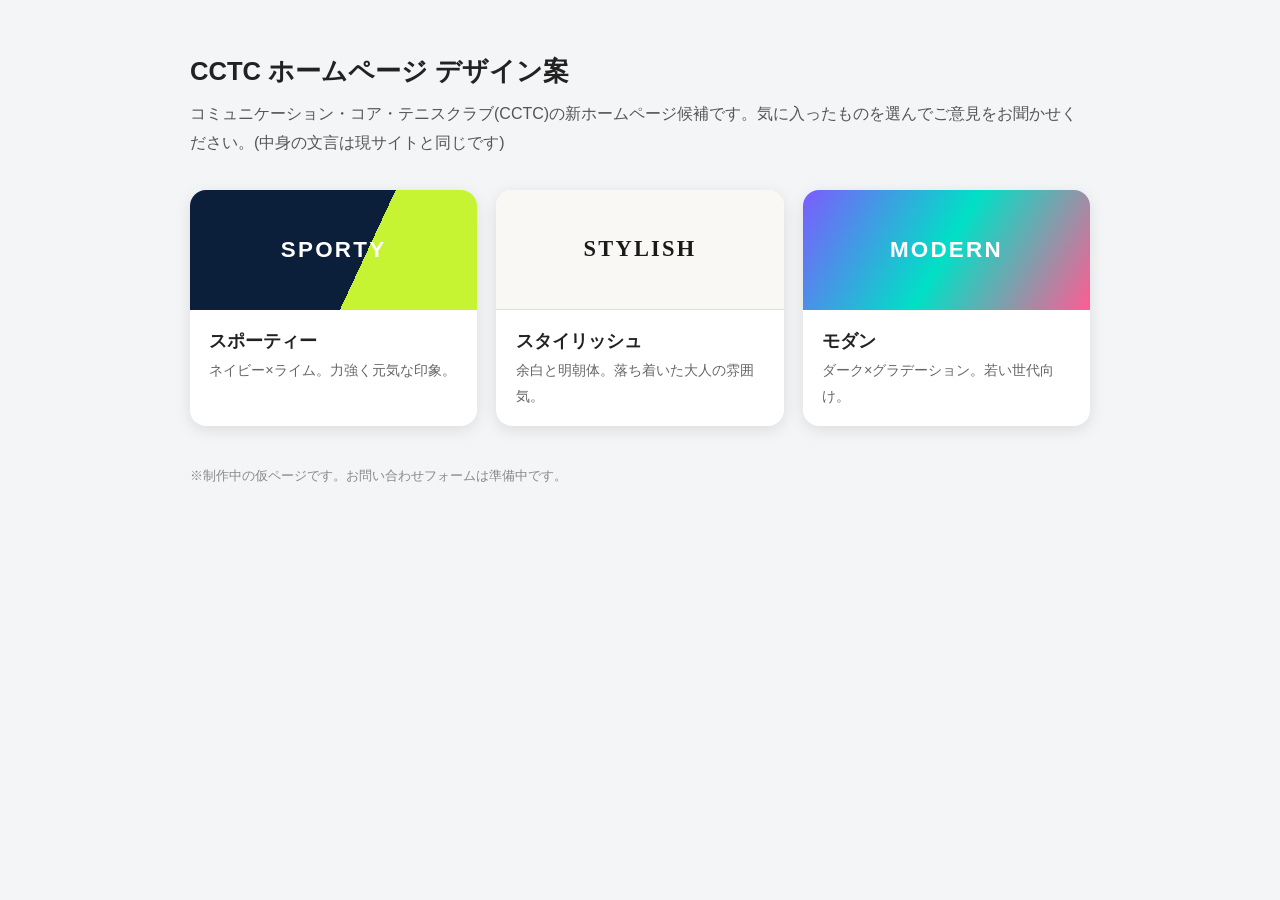
<file: index.html>
<!doctype html>
<html lang="ja">
<head>
<meta charset="utf-8">
<meta name="viewport" content="width=device-width,initial-scale=1">
<meta name="robots" content="noindex">
<title>CCTC ホームページ デザイン案</title>
<style>
*{box-sizing:border-box;margin:0;padding:0}
body{font-family:"Noto Sans JP","Hiragino Sans","Yu Gothic",sans-serif;background:#f4f5f7;color:#222;line-height:1.8;padding:48px 5vw}
.wrap{max-width:900px;margin:0 auto}
h1{font-size:1.6rem;margin-bottom:.4rem}
p.lead{color:#555;margin-bottom:2rem}
.grid{display:grid;grid-template-columns:repeat(auto-fit,minmax(240px,1fr));gap:1.2rem}
a.card{display:block;text-decoration:none;color:inherit;border-radius:16px;overflow:hidden;box-shadow:0 4px 16px rgba(0,0,0,.1);transition:.2s;background:#fff}
a.card:hover{transform:translateY(-4px)}
.sw{height:120px;display:flex;align-items:center;justify-content:center;font-weight:900;font-size:1.4rem;letter-spacing:.1em}
.s1{background:linear-gradient(115deg,#0b1f3a 60%,#c6f432 60%);color:#fff}
.s2{background:#faf8f5;color:#1a1a1a;font-family:serif;border-bottom:1px solid #ddd}
.s3{background:linear-gradient(120deg,#7c5cff,#00e0c6,#ff5c93);color:#fff}
.body{padding:1rem 1.2rem}
.body h2{font-size:1.1rem}
.body p{font-size:.9rem;color:#666}
footer{margin-top:2.4rem;font-size:.8rem;color:#888}
</style>
</head>
<body>
<div class="wrap">
  <h1>CCTC ホームページ デザイン案</h1>
  <p class="lead">コミュニケーション・コア・テニスクラブ(CCTC)の新ホームページ候補です。気に入ったものを選んでご意見をお聞かせください。(中身の文言は現サイトと同じです)</p>
  <div class="grid">
    <a class="card" href="pattern-sporty/"><div class="sw s1">SPORTY</div><div class="body"><h2>スポーティー</h2><p>ネイビー×ライム。力強く元気な印象。</p></div></a>
    <a class="card" href="pattern-stylish/"><div class="sw s2">STYLISH</div><div class="body"><h2>スタイリッシュ</h2><p>余白と明朝体。落ち着いた大人の雰囲気。</p></div></a>
    <a class="card" href="pattern-modern/"><div class="sw s3">MODERN</div><div class="body"><h2>モダン</h2><p>ダーク×グラデーション。若い世代向け。</p></div></a>
  </div>
  <footer>※制作中の仮ページです。お問い合わせフォームは準備中です。</footer>
</div>
</body>
</html>
</file>
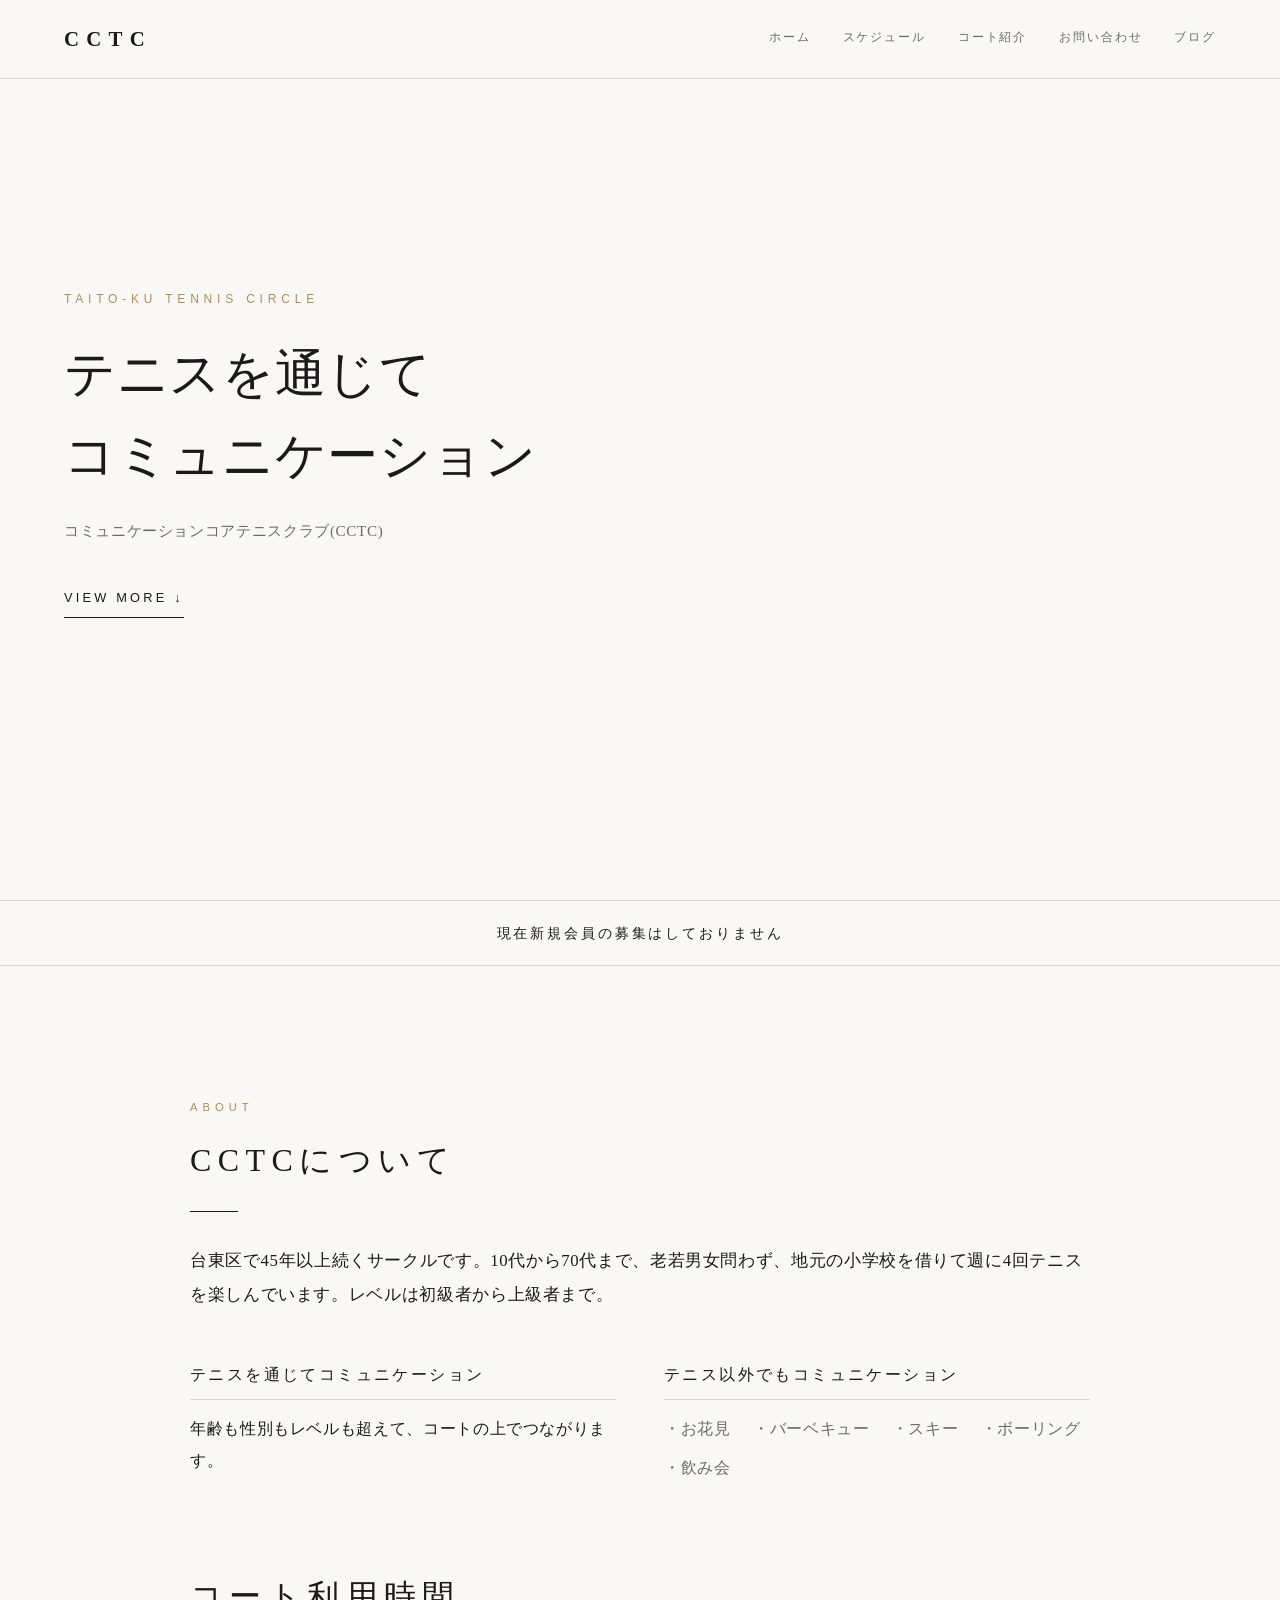
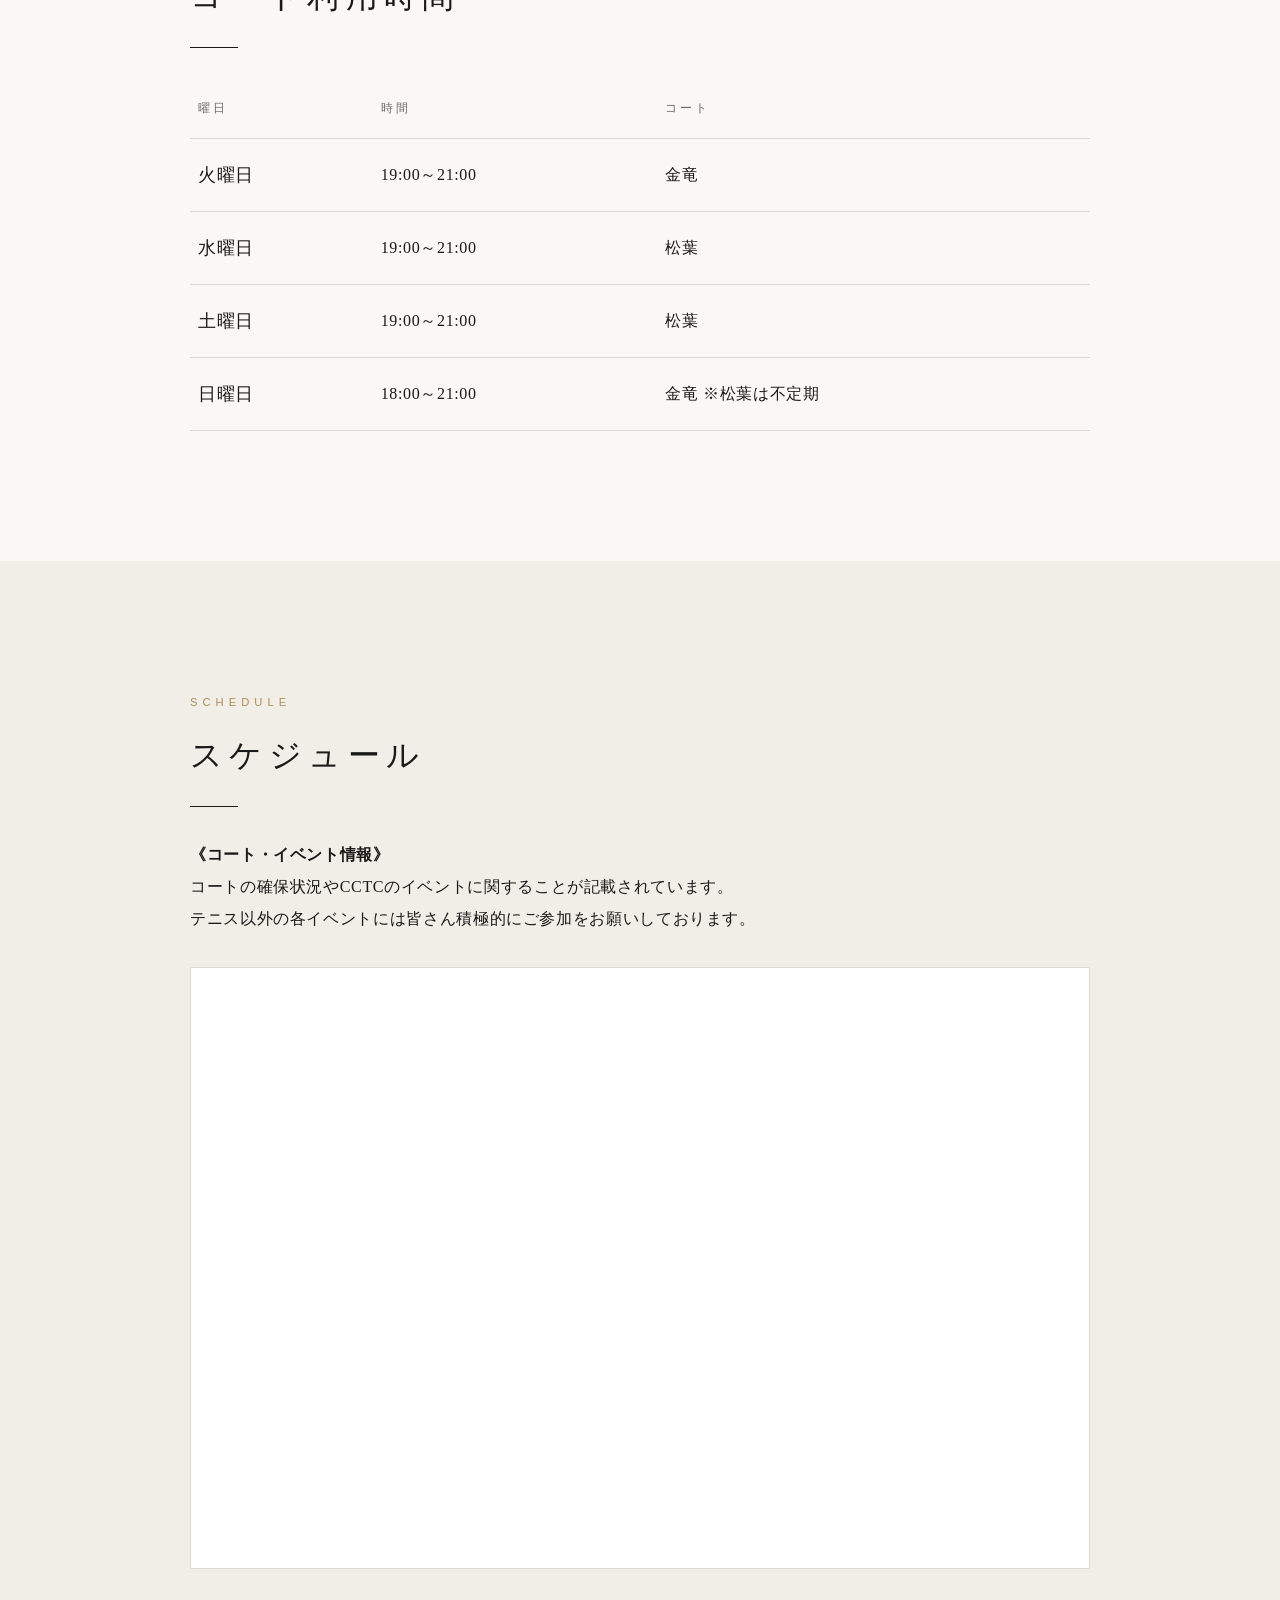
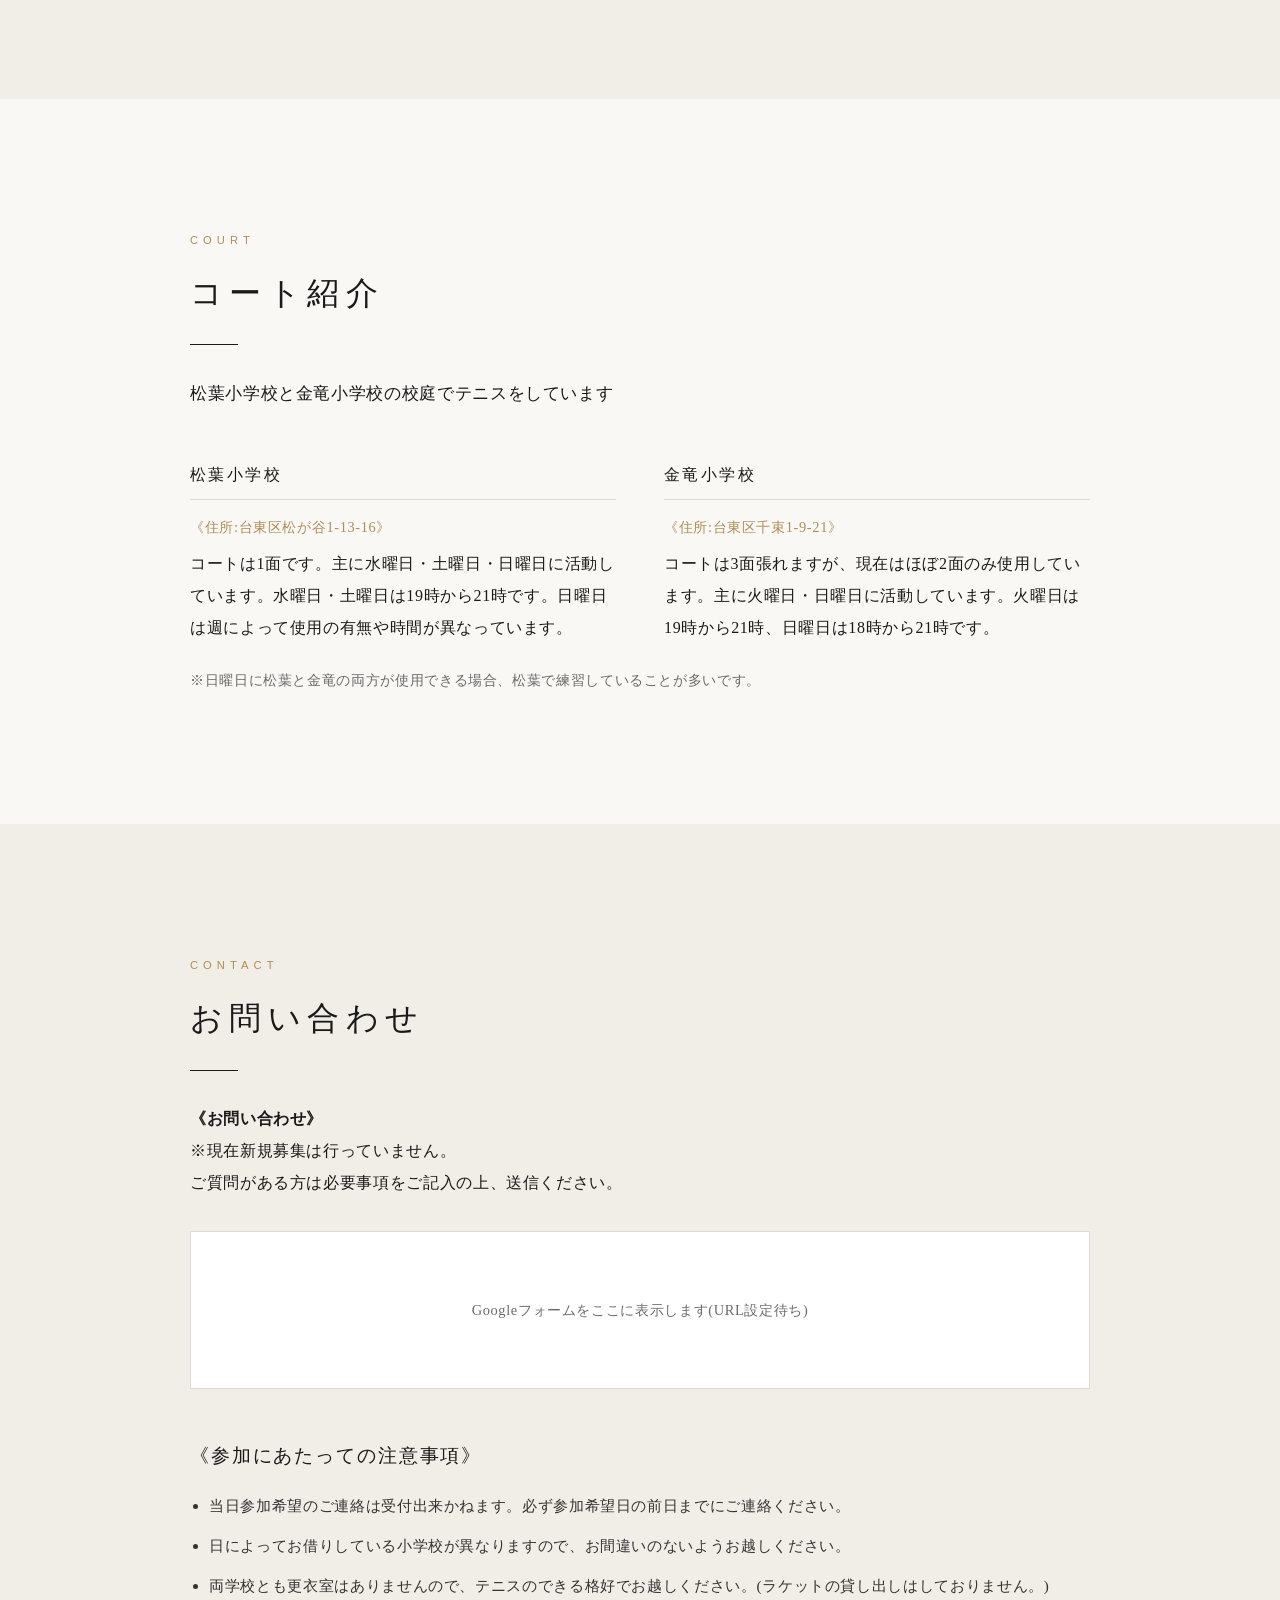
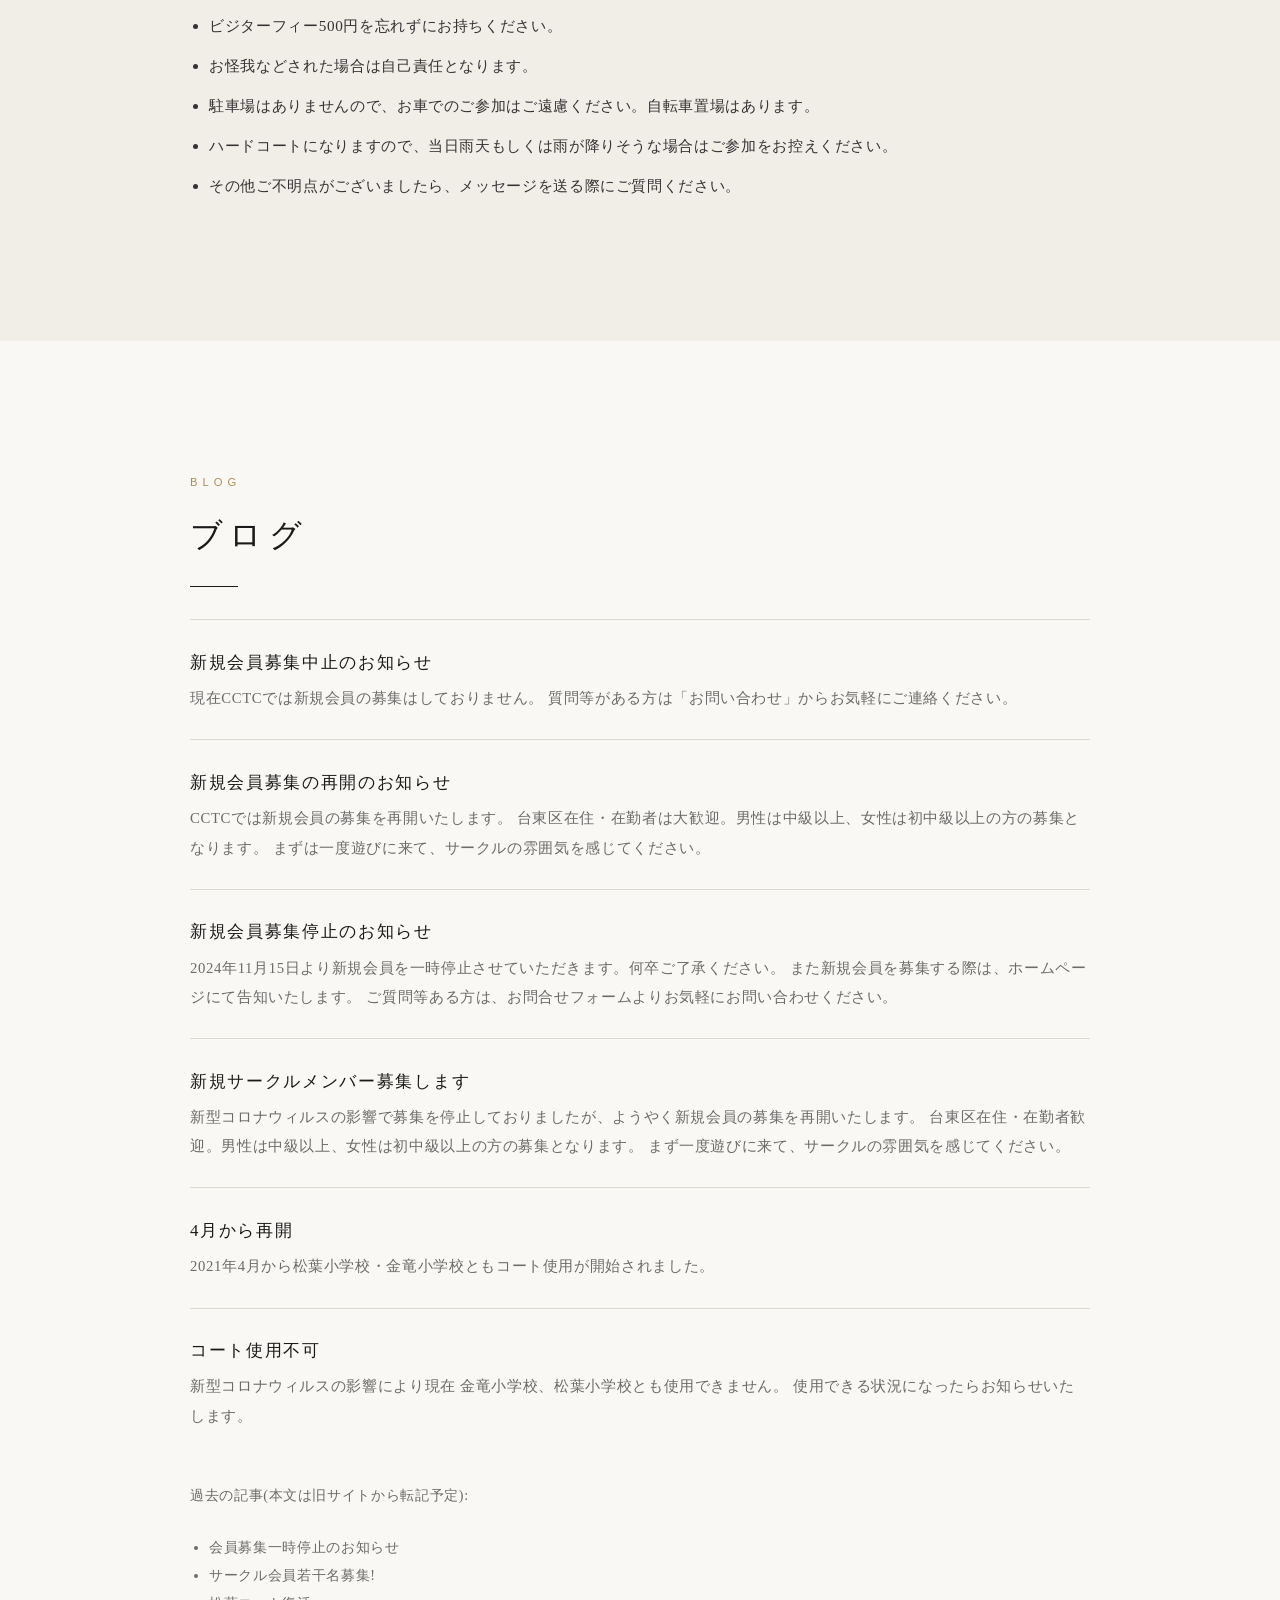
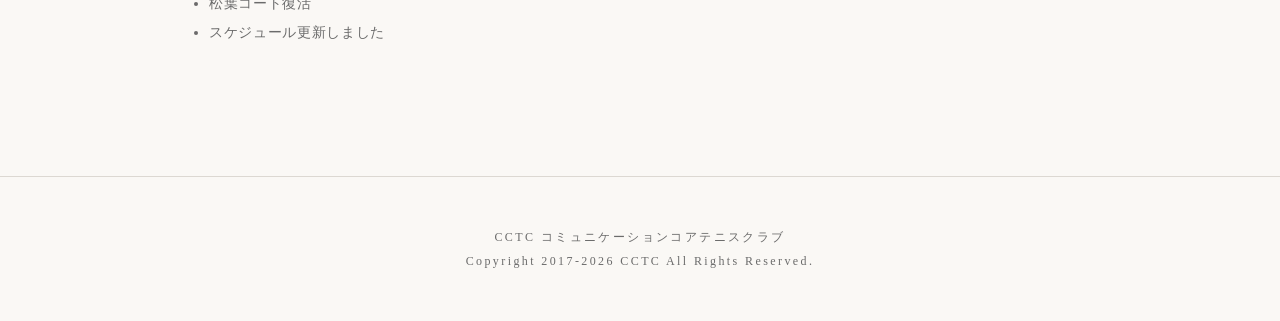
<file: pattern-stylish/index.html>
<!doctype html>
<html lang="ja">
<head>
<meta charset="utf-8">
<meta name="viewport" content="width=device-width,initial-scale=1">
<title>台東区 テニス サークル CCTC コミュニケーション | コミュニケーション・コア・テニスクラブ</title>
<meta name="description" content="台東区で45年以上続くテニスサークル CCTC(コミュニケーション・コア・テニスクラブ)。10代から70代まで、初級者から上級者まで、週4回テニスを楽しんでいます。">
<link rel="stylesheet" href="style.css">
</head>
<body>
<header>
  <a class="logo" href="#top">CCTC</a>
  <nav>
    <a href="#top">ホーム</a>
    <a href="#schedule">スケジュール</a>
    <a href="#court">コート紹介</a>
    <a href="#contact">お問い合わせ</a>
    <a href="#blog">ブログ</a>
  </nav>
</header>

<div class="hero" id="top">
  <div class="copy">
    <span class="en">TAITO-KU TENNIS CIRCLE</span>
    <h1>テニスを通じて<br>コミュニケーション</h1>
    <p class="name">コミュニケーションコアテニスクラブ(CCTC)</p>
    <a class="go" href="#about">VIEW MORE ↓</a>
  </div>
  <div class="pic" role="img" aria-label="コートの様子"></div>
</div>

<div class="notice">現在新規会員の募集はしておりません</div>

<section id="about">
  <div class="inner">
    <span class="label">ABOUT</span>
    <h2>CCTCについて</h2>
    <p class="lead">台東区で45年以上続くサークルです。10代から70代まで、老若男女問わず、地元の小学校を借りて週に4回テニスを楽しんでいます。レベルは初級者から上級者まで。</p>
    <div class="two">
      <div class="col">
        <h3>テニスを通じてコミュニケーション</h3>
        <p>年齢も性別もレベルも超えて、コートの上でつながります。</p>
      </div>
      <div class="col">
        <h3>テニス以外でもコミュニケーション</h3>
        <ul class="events">
          <li>お花見</li><li>バーベキュー</li><li>スキー</li><li>ボーリング</li><li>飲み会</li>
        </ul>
      </div>
    </div>
    <h2 style="margin-top:5rem">コート利用時間</h2>
    <table>
      <thead><tr><th>曜日</th><th>時間</th><th>コート</th></tr></thead>
      <tbody>
        <tr><td class="day">火曜日</td><td>19:00～21:00</td><td>金竜</td></tr>
        <tr><td class="day">水曜日</td><td>19:00～21:00</td><td>松葉</td></tr>
        <tr><td class="day">土曜日</td><td>19:00～21:00</td><td>松葉</td></tr>
        <tr><td class="day">日曜日</td><td>18:00～21:00</td><td>金竜 ※松葉は不定期</td></tr>
      </tbody>
    </table>
  </div>
</section>

<section class="alt" id="schedule">
  <div class="inner">
    <span class="label">SCHEDULE</span>
    <h2>スケジュール</h2>
    <p><b>《コート・イベント情報》</b></p>
    <p>コートの確保状況やCCTCのイベントに関することが記載されています。<br>テニス以外の各イベントには皆さん積極的にご参加をお願いしております。</p>
    <div class="cal">
      <iframe src="https://calendar.google.com/calendar/embed?src=cctc.taito%40gmail.com&ctz=Asia%2FTokyo" title="CCTCスケジュール" loading="lazy"></iframe>
    </div>
  </div>
</section>

<section id="court">
  <div class="inner">
    <span class="label">COURT</span>
    <h2>コート紹介</h2>
    <p class="lead">松葉小学校と金竜小学校の校庭でテニスをしています</p>
    <div class="two venue">
      <div class="col">
        <h3>松葉小学校</h3>
        <p class="addr">《住所:台東区松が谷1-13-16》</p>
        <p>コートは1面です。主に水曜日・土曜日・日曜日に活動しています。水曜日・土曜日は19時から21時です。日曜日は週によって使用の有無や時間が異なっています。</p>
      </div>
      <div class="col">
        <h3>金竜小学校</h3>
        <p class="addr">《住所:台東区千束1-9-21》</p>
        <p>コートは3面張れますが、現在はほぼ2面のみ使用しています。主に火曜日・日曜日に活動しています。火曜日は19時から21時、日曜日は18時から21時です。</p>
      </div>
    </div>
    <p class="note">※日曜日に松葉と金竜の両方が使用できる場合、松葉で練習していることが多いです。</p>
  </div>
</section>

<section class="alt" id="contact">
  <div class="inner">
    <span class="label">CONTACT</span>
    <h2>お問い合わせ</h2>
    <p><b>《お問い合わせ》</b><br>※現在新規募集は行っていません。<br>ご質問がある方は必要事項をご記入の上、送信ください。</p>
    <div class="form">
      <!-- ▼ GoogleフォームのURL(埋め込み用 src="...")を貼り付けてください ▼ -->
      <!-- 例: <iframe src="https://docs.google.com/forms/d/e/xxxx/viewform?embedded=true"></iframe> -->
      <div class="placeholder">Googleフォームをここに表示します(URL設定待ち)</div>
    </div>
    <h3 style="margin-top:3rem;font-weight:400;letter-spacing:.1em">《参加にあたっての注意事項》</h3>
    <ul class="rules">
      <li>当日参加希望のご連絡は受付出来かねます。必ず参加希望日の前日までにご連絡ください。</li>
      <li>日によってお借りしている小学校が異なりますので、お間違いのないようお越しください。</li>
      <li>両学校とも更衣室はありませんので、テニスのできる格好でお越しください。(ラケットの貸し出しはしておりません。)</li>
      <li>ビジターフィー500円を忘れずにお持ちください。</li>
      <li>お怪我などされた場合は自己責任となります。</li>
      <li>駐車場はありませんので、お車でのご参加はご遠慮ください。自転車置場はあります。</li>
      <li>ハードコートになりますので、当日雨天もしくは雨が降りそうな場合はご参加をお控えください。</li>
      <li>その他ご不明点がございましたら、メッセージを送る際にご質問ください。</li>
    </ul>
  </div>
</section>

<section id="blog">
  <div class="inner">
    <span class="label">BLOG</span>
    <h2>ブログ</h2>
    <div class="post"><h3>新規会員募集中止のお知らせ</h3><p>現在CCTCでは新規会員の募集はしておりません。 質問等がある方は「お問い合わせ」からお気軽にご連絡ください。</p></div>
    <div class="post"><h3>新規会員募集の再開のお知らせ</h3><p>CCTCでは新規会員の募集を再開いたします。 台東区在住・在勤者は大歓迎。男性は中級以上、女性は初中級以上の方の募集となります。 まずは一度遊びに来て、サークルの雰囲気を感じてください。</p></div>
    <div class="post"><h3>新規会員募集停止のお知らせ</h3><p>2024年11月15日より新規会員を一時停止させていただきます。何卒ご了承ください。 また新規会員を募集する際は、ホームページにて告知いたします。 ご質問等ある方は、お問合せフォームよりお気軽にお問い合わせください。</p></div>
    <div class="post"><h3>新規サークルメンバー募集します</h3><p>新型コロナウィルスの影響で募集を停止しておりましたが、ようやく新規会員の募集を再開いたします。 台東区在住・在勤者歓迎。男性は中級以上、女性は初中級以上の方の募集となります。 まず一度遊びに来て、サークルの雰囲気を感じてください。</p></div>
    <div class="post"><h3>4月から再開</h3><p>2021年4月から松葉小学校・金竜小学校ともコート使用が開始されました。</p></div>
    <div class="post"><h3>コート使用不可</h3><p>新型コロナウィルスの影響により現在 金竜小学校、松葉小学校とも使用できません。 使用できる状況になったらお知らせいたします。</p></div>
    <p class="past">過去の記事(本文は旧サイトから転記予定):</p>
    <ul class="past">
      <li>会員募集一時停止のお知らせ</li>
      <li>サークル会員若干名募集!</li>
      <li>松葉コート復活</li>
      <li>スケジュール更新しました</li>
    </ul>
  </div>
</section>

<footer>
  <p>CCTC コミュニケーションコアテニスクラブ</p>
  <p>Copyright 2017-2026 CCTC All Rights Reserved.</p>
</footer>
</body>
</html>
</file>
<file: pattern-stylish/style.css>
:root{--ink:#1a1a1a;--paper:#faf8f5;--sub:#6b6b6b;--line:#dcd8d2;--accent:#b08d57}
*{box-sizing:border-box;margin:0;padding:0}
html{scroll-behavior:smooth}
body{font-family:"Hiragino Mincho ProN","Yu Mincho","Noto Serif JP",serif;color:var(--ink);background:var(--paper);line-height:2;letter-spacing:.04em}
a{color:inherit}
header{position:fixed;top:0;left:0;right:0;z-index:10;display:flex;justify-content:space-between;align-items:center;padding:18px 5vw;background:rgba(250,248,245,.92);backdrop-filter:blur(6px);border-bottom:1px solid var(--line)}
.logo{font-size:1.3rem;letter-spacing:.35em;text-decoration:none;font-weight:600}
nav{display:flex;gap:2rem}
nav a{font-family:"Hiragino Sans","Yu Gothic","Noto Sans JP",sans-serif;font-size:.78rem;text-decoration:none;letter-spacing:.15em;color:var(--sub);position:relative;padding-bottom:3px}
nav a::after{content:"";position:absolute;left:0;bottom:0;width:0;height:1px;background:var(--accent);transition:.3s}
nav a:hover{color:var(--ink)}nav a:hover::after{width:100%}
.hero{height:100vh;min-height:560px;display:grid;grid-template-columns:1.1fr 1fr;align-items:center;padding:0 5vw;gap:5vw}
.hero .copy .en{font-family:"Hiragino Sans","Yu Gothic",sans-serif;font-size:.75rem;letter-spacing:.4em;color:var(--accent)}
.hero h1{font-weight:400;font-size:clamp(1.8rem,4.2vw,3.2rem);line-height:1.6;margin:1.2rem 0}
.hero .name{color:var(--sub);font-size:.95rem}
.hero .go{display:inline-block;margin-top:2.4rem;font-family:"Hiragino Sans","Yu Gothic",sans-serif;font-size:.8rem;letter-spacing:.25em;text-decoration:none;border-bottom:1px solid var(--ink);padding-bottom:6px;transition:.3s}
.hero .go:hover{color:var(--accent);border-color:var(--accent);padding-right:1.2rem}
.hero .pic{height:72vh;background:url("https://static.wixstatic.com/media/b8b889_637dbf4efa2743aea9eae94943f41a8d~mv2_d_1632_1224_s_2.jpg") center/cover;filter:grayscale(.55) contrast(1.05)}
.notice{border-top:1px solid var(--line);border-bottom:1px solid var(--line);text-align:center;padding:1.1rem 5vw;font-size:.9rem;letter-spacing:.2em}
section{padding:130px 5vw}
.inner{max-width:900px;margin:0 auto}
.label{font-family:"Hiragino Sans","Yu Gothic",sans-serif;font-size:.7rem;letter-spacing:.45em;color:var(--accent);display:block;margin-bottom:.6rem}
h2{font-weight:400;font-size:clamp(1.5rem,3vw,2rem);letter-spacing:.2em;margin-bottom:2rem}
h2::after{content:"";display:block;width:48px;height:1px;background:var(--ink);margin-top:1.2rem}
.lead{font-size:1.05rem}
.two{display:grid;grid-template-columns:1fr 1fr;gap:3rem;margin-top:3rem}
.col h3{font-weight:400;font-size:1rem;letter-spacing:.15em;border-bottom:1px solid var(--line);padding-bottom:.5rem;margin-bottom:.8rem}
.events{list-style:none;display:flex;flex-wrap:wrap;gap:.4rem 1.4rem;color:var(--sub)}
.events li::before{content:"・"}
table{width:100%;border-collapse:collapse;margin-top:1rem}
th,td{padding:1.1rem .5rem;text-align:left;border-bottom:1px solid var(--line);font-weight:400}
th{font-family:"Hiragino Sans","Yu Gothic",sans-serif;font-size:.72rem;letter-spacing:.25em;color:var(--sub)}
td.day{font-size:1.15rem}
.note{font-size:.88rem;color:var(--sub);margin-top:1rem}
.alt{background:#f1ede7}
.cal,.form{margin-top:2rem;border:1px solid var(--line);background:#fff}
.cal iframe{display:block;width:100%;height:600px;border:0}
.form iframe{display:block;width:100%;height:760px;border:0}
.placeholder{padding:4rem 1rem;text-align:center;color:var(--sub);font-size:.9rem}
.venue p{margin-bottom:.4rem}
.venue .addr{color:var(--accent);font-size:.9rem}
.rules{margin-top:1rem;padding-left:1.2rem;color:#333;font-size:.95rem}
.rules li{margin-bottom:.6rem}
.post{border-top:1px solid var(--line);padding:1.6rem 0}
.post h3{font-weight:400;font-size:1.05rem;letter-spacing:.1em;margin-bottom:.3rem}
.post p{font-size:.92rem;color:var(--sub)}
.past{margin-top:1.5rem;font-size:.88rem;color:var(--sub)}
.past li{margin-left:1.2rem}
footer{text-align:center;padding:3rem 5vw;font-size:.75rem;letter-spacing:.2em;color:var(--sub);border-top:1px solid var(--line)}
@media(max-width:720px){
 header{flex-direction:column;align-items:flex-start;padding:10px 5vw 6px;gap:4px}
 nav{gap:1.2rem;overflow-x:auto;max-width:100%}nav a{white-space:nowrap}
 .hero{grid-template-columns:1fr;height:auto;padding:130px 5vw 60px}
 .hero .pic{height:40vh;order:-1}
 .two{grid-template-columns:1fr;gap:2rem}
 section{padding:80px 5vw}
}
</file>
